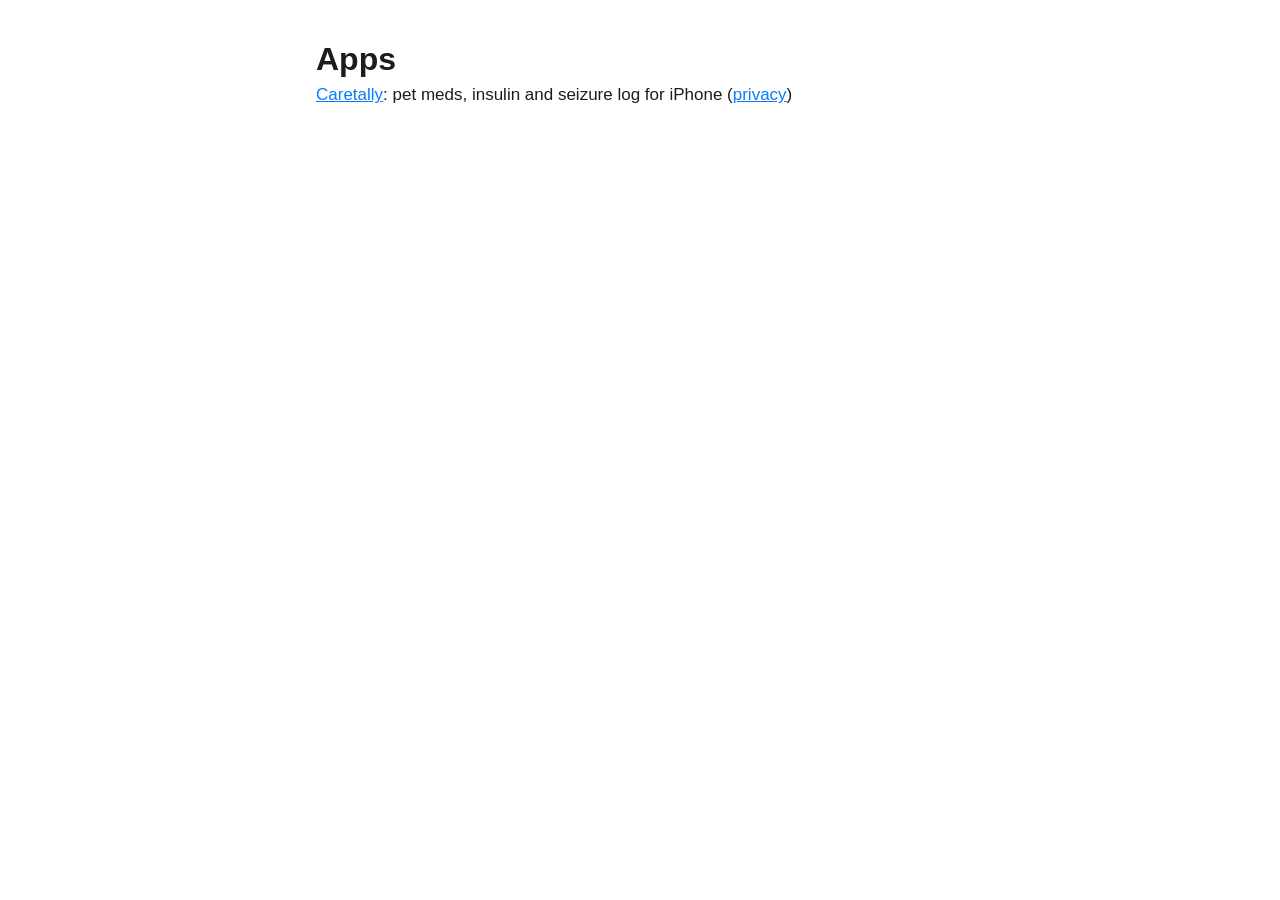
<file: index.html>
<!doctype html>
<html lang="en">
<head>
<meta charset="utf-8">
<meta name="viewport" content="width=device-width, initial-scale=1">
<title>Apps</title>
<link rel="stylesheet" href="caretally/style.css">
</head>
<body>
<main>
<h1>Apps</h1>
<p><a href="caretally/">Caretally</a>: pet meds, insulin and seizure log for iPhone (<a href="caretally/privacy.html">privacy</a>)</p>
</main>
</body>
</html>
</file>
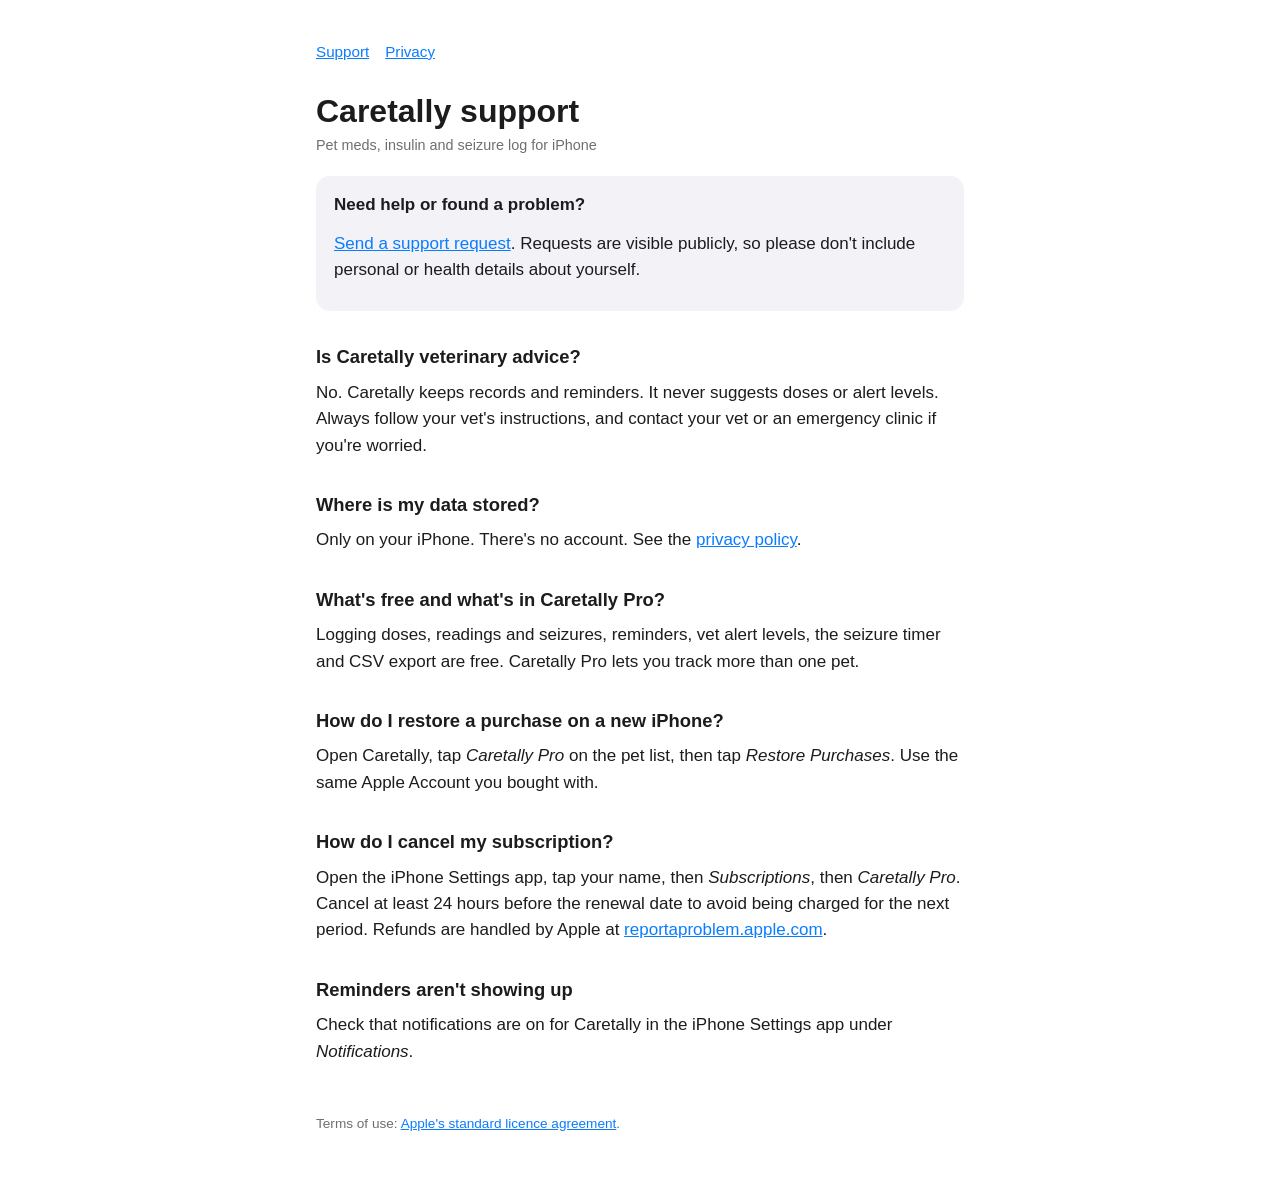
<file: caretally/index.html>
<!doctype html>
<html lang="en">
<head>
<meta charset="utf-8">
<meta name="viewport" content="width=device-width, initial-scale=1">
<title>Caretally Support</title>
<link rel="stylesheet" href="style.css">
</head>
<body>
<main>
<nav><a href="./">Support</a><a href="privacy.html">Privacy</a></nav>
<h1>Caretally support</h1>
<p class="muted">Pet meds, insulin and seizure log for iPhone</p>

<div class="card">
<p><strong>Need help or found a problem?</strong></p>
<p><a href="https://github.com/SudoKhan222/SudoKhan222.github.io/issues/new">Send a support request</a>. Requests are visible publicly, so please don't include personal or health details about yourself.</p>
</div>

<h2>Is Caretally veterinary advice?</h2>
<p>No. Caretally keeps records and reminders. It never suggests doses or alert levels. Always follow your vet's instructions, and contact your vet or an emergency clinic if you're worried.</p>

<h2>Where is my data stored?</h2>
<p>Only on your iPhone. There's no account. See the <a href="privacy.html">privacy policy</a>.</p>

<h2>What's free and what's in Caretally Pro?</h2>
<p>Logging doses, readings and seizures, reminders, vet alert levels, the seizure timer and CSV export are free. Caretally Pro lets you track more than one pet.</p>

<h2>How do I restore a purchase on a new iPhone?</h2>
<p>Open Caretally, tap <em>Caretally Pro</em> on the pet list, then tap <em>Restore Purchases</em>. Use the same Apple Account you bought with.</p>

<h2>How do I cancel my subscription?</h2>
<p>Open the iPhone Settings app, tap your name, then <em>Subscriptions</em>, then <em>Caretally Pro</em>. Cancel at least 24 hours before the renewal date to avoid being charged for the next period. Refunds are handled by Apple at <a href="https://reportaproblem.apple.com">reportaproblem.apple.com</a>.</p>

<h2>Reminders aren't showing up</h2>
<p>Check that notifications are on for Caretally in the iPhone Settings app under <em>Notifications</em>.</p>

<footer>Terms of use: <a href="https://www.apple.com/legal/internet-services/itunes/dev/stdeula/">Apple's standard licence agreement</a>.</footer>
</main>
</body>
</html>
</file>
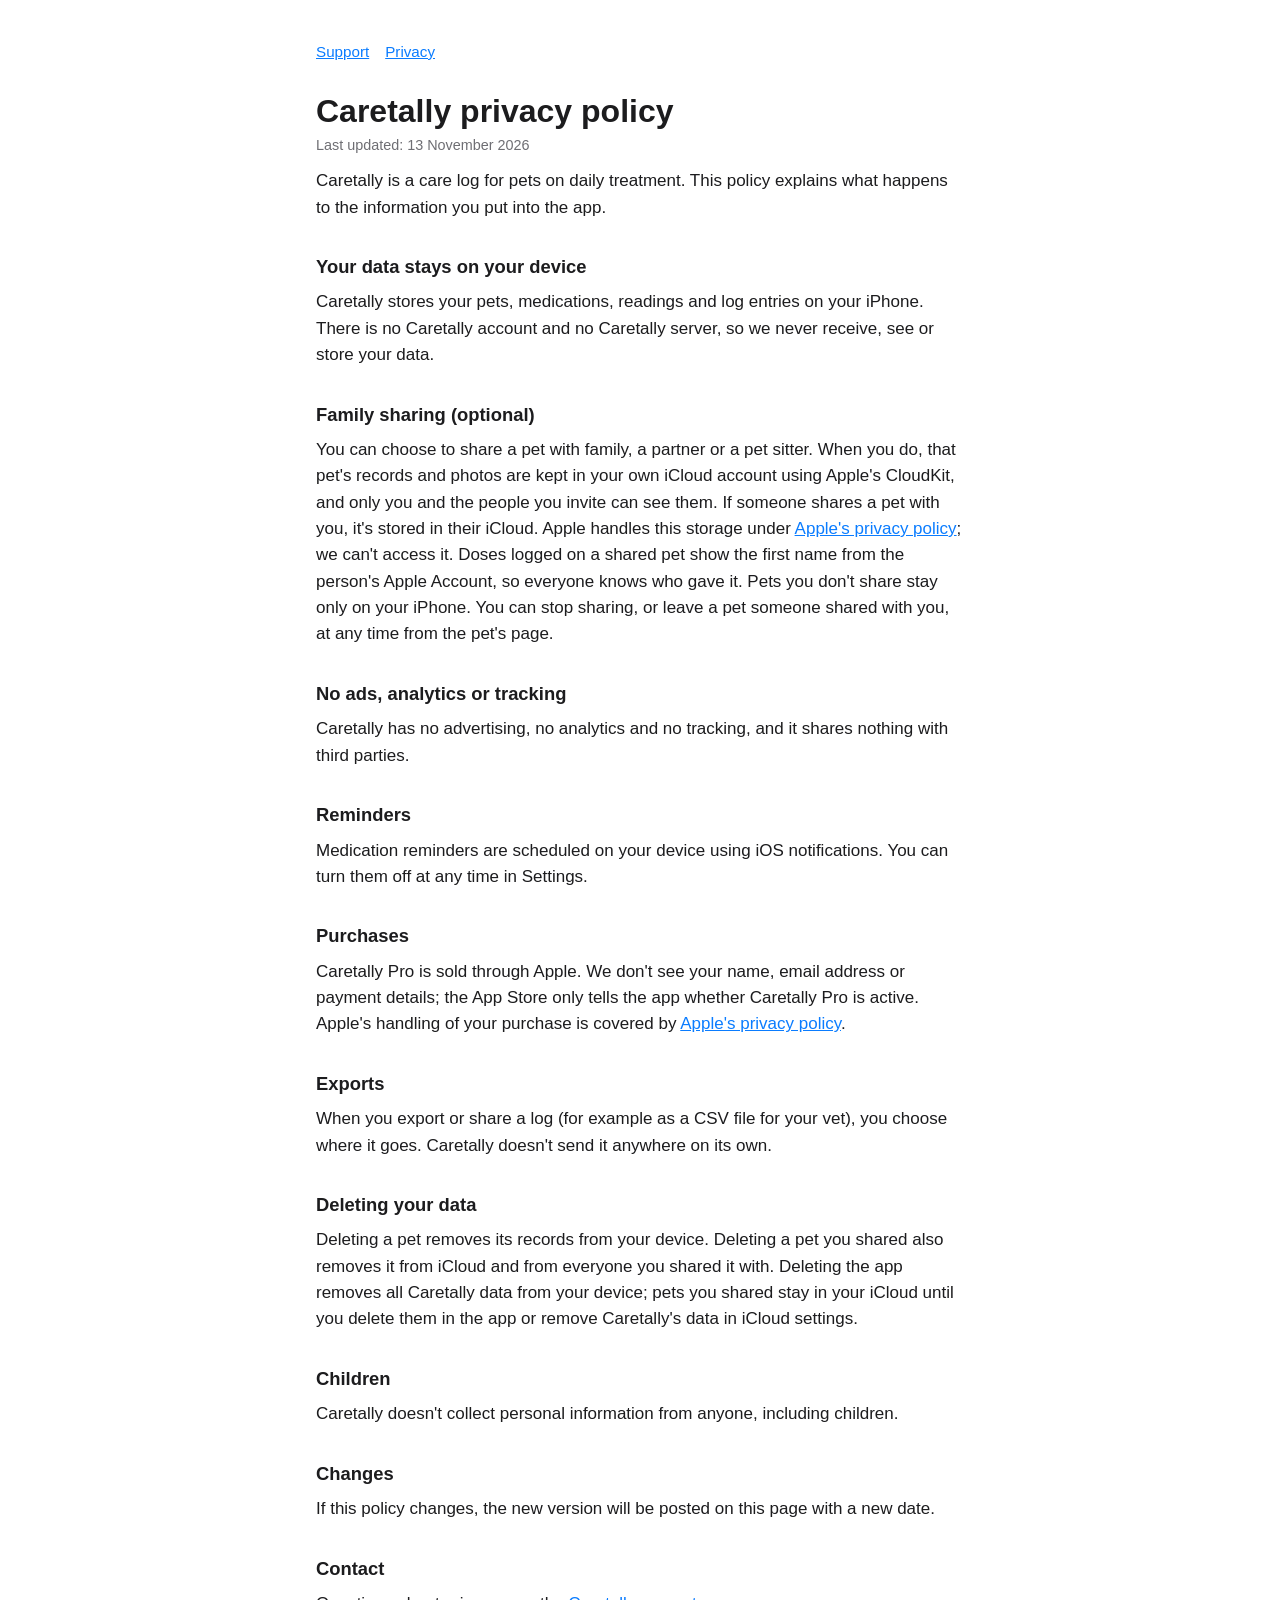
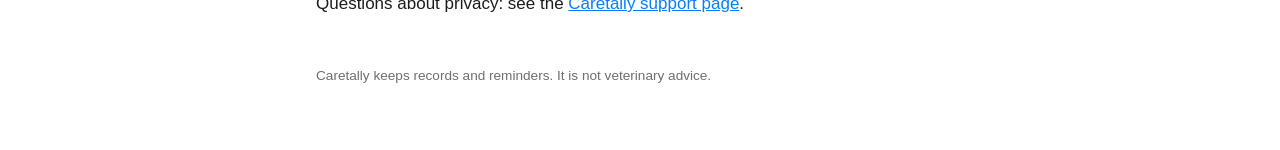
<file: caretally/privacy.html>
<!doctype html>
<html lang="en">
<head>
<meta charset="utf-8">
<meta name="viewport" content="width=device-width, initial-scale=1">
<title>Caretally Privacy Policy</title>
<link rel="stylesheet" href="style.css">
</head>
<body>
<main>
<nav><a href="./">Support</a><a href="privacy.html">Privacy</a></nav>
<h1>Caretally privacy policy</h1>
<p class="muted">Last updated: 13 November 2026</p>

<p>Caretally is a care log for pets on daily treatment. This policy explains what happens to the information you put into the app.</p>

<h2>Your data stays on your device</h2>
<p>Caretally stores your pets, medications, readings and log entries on your iPhone. There is no Caretally account and no Caretally server, so we never receive, see or store your data.</p>

<h2>Family sharing (optional)</h2>
<p>You can choose to share a pet with family, a partner or a pet sitter. When you do, that pet's records and photos are kept in your own iCloud account using Apple's CloudKit, and only you and the people you invite can see them. If someone shares a pet with you, it's stored in their iCloud. Apple handles this storage under <a href="https://www.apple.com/legal/privacy/">Apple's privacy policy</a>; we can't access it. Doses logged on a shared pet show the first name from the person's Apple Account, so everyone knows who gave it. Pets you don't share stay only on your iPhone. You can stop sharing, or leave a pet someone shared with you, at any time from the pet's page.</p>

<h2>No ads, analytics or tracking</h2>
<p>Caretally has no advertising, no analytics and no tracking, and it shares nothing with third parties.</p>

<h2>Reminders</h2>
<p>Medication reminders are scheduled on your device using iOS notifications. You can turn them off at any time in Settings.</p>

<h2>Purchases</h2>
<p>Caretally Pro is sold through Apple. We don't see your name, email address or payment details; the App Store only tells the app whether Caretally Pro is active. Apple's handling of your purchase is covered by <a href="https://www.apple.com/legal/privacy/">Apple's privacy policy</a>.</p>

<h2>Exports</h2>
<p>When you export or share a log (for example as a CSV file for your vet), you choose where it goes. Caretally doesn't send it anywhere on its own.</p>

<h2>Deleting your data</h2>
<p>Deleting a pet removes its records from your device. Deleting a pet you shared also removes it from iCloud and from everyone you shared it with. Deleting the app removes all Caretally data from your device; pets you shared stay in your iCloud until you delete them in the app or remove Caretally's data in iCloud settings.</p>

<h2>Children</h2>
<p>Caretally doesn't collect personal information from anyone, including children.</p>

<h2>Changes</h2>
<p>If this policy changes, the new version will be posted on this page with a new date.</p>

<h2>Contact</h2>
<p>Questions about privacy: see the <a href="./">Caretally support page</a>.</p>

<footer>Caretally keeps records and reminders. It is not veterinary advice.</footer>
</main>
</body>
</html>
</file>
<file: caretally/style.css>
:root { --bg:#ffffff; --fg:#1c1c1e; --muted:#6e6e73; --accent:#0a7cff; --card:#f2f2f7; }
@media (prefers-color-scheme: dark) { :root { --bg:#000000; --fg:#f5f5f7; --muted:#a1a1a6; --accent:#3a9bff; --card:#1c1c1e; } }
* { box-sizing: border-box; }
body { margin:0; background:var(--bg); color:var(--fg); font:17px/1.55 -apple-system, BlinkMacSystemFont, "Segoe UI", Roboto, sans-serif; }
main { max-width: 680px; margin: 0 auto; padding: 40px 16px 64px; }
h1 { font-size: 2rem; line-height: 1.2; margin: 0 0 4px; }
h2 { font-size: 1.15rem; margin: 32px 0 8px; }
p, li { margin: 0 0 12px; }
.muted { color: var(--muted); font-size: .9rem; }
a { color: var(--accent); }
.card { background: var(--card); border-radius: 14px; padding: 16px 18px; margin: 20px 0; }
nav { margin-bottom: 28px; font-size: .95rem; }
nav a { margin-right: 16px; }
footer { margin-top: 48px; color: var(--muted); font-size: .85rem; }
</file>
